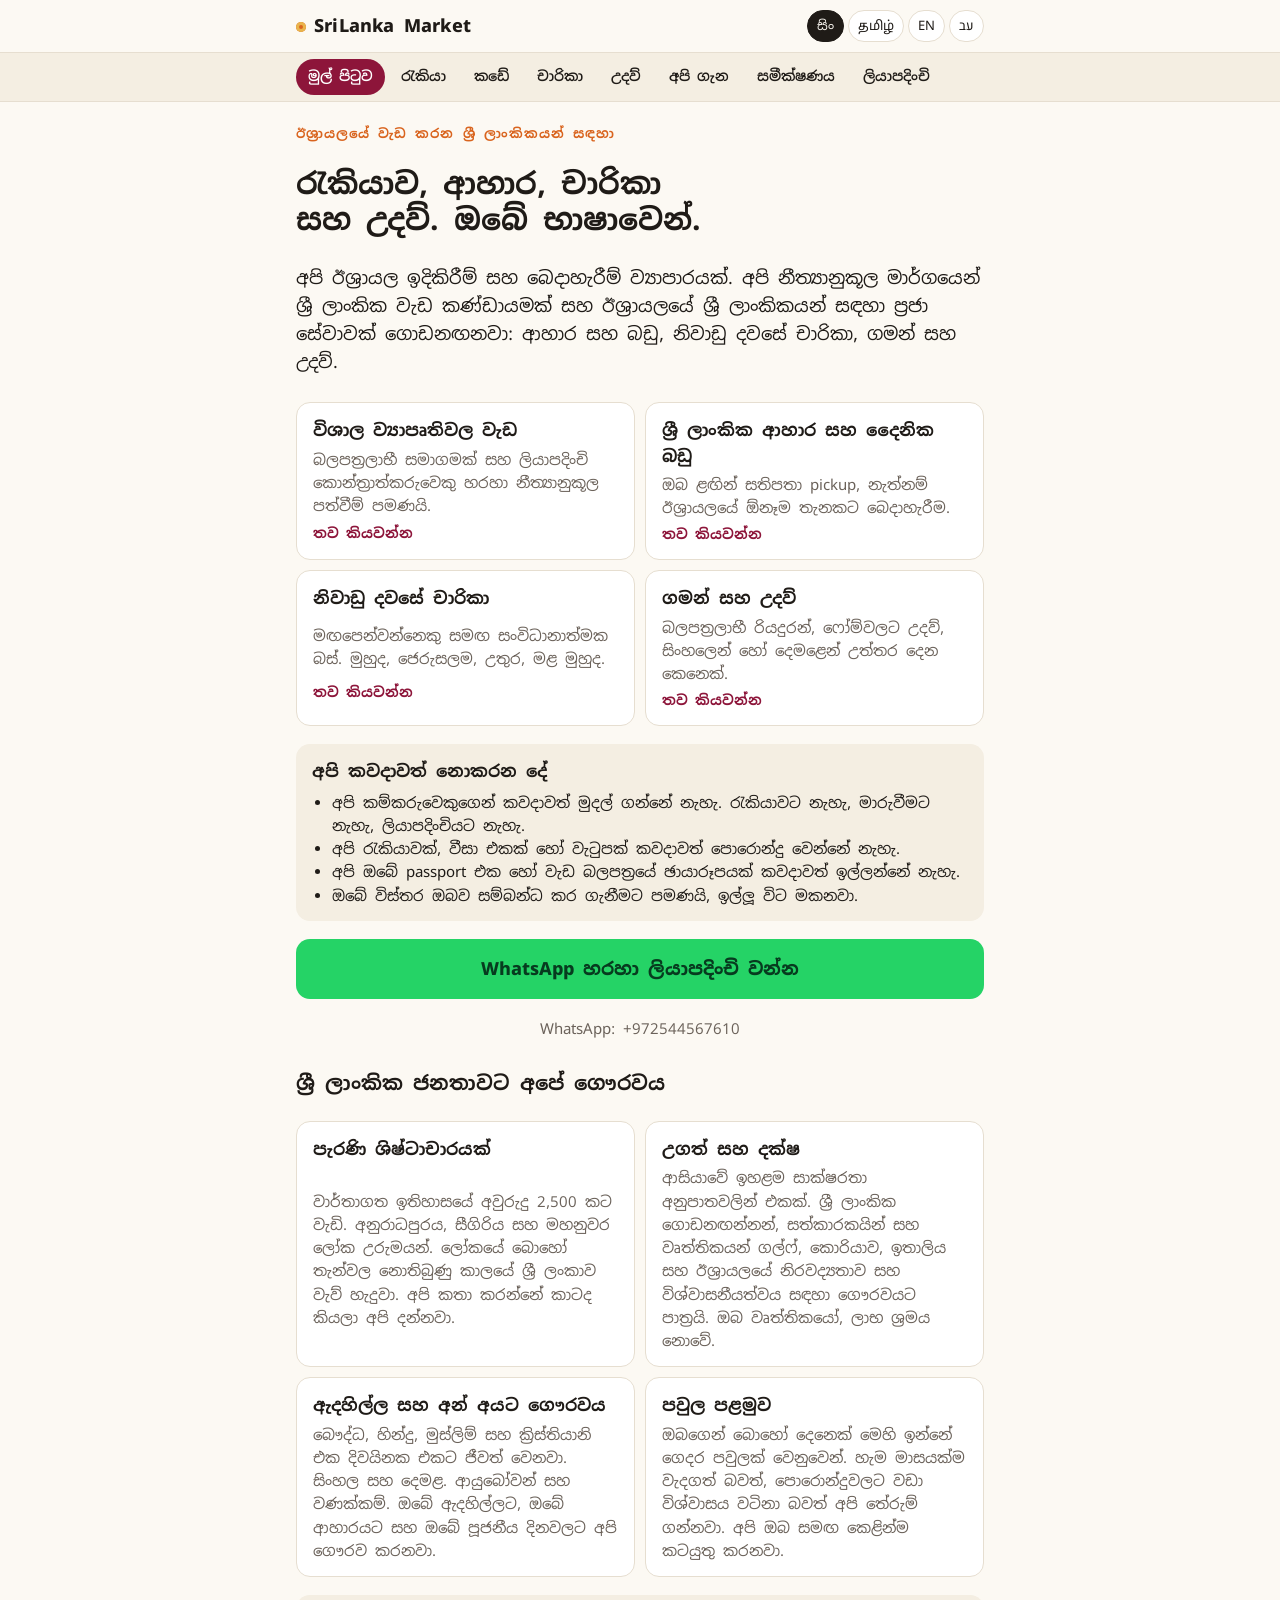
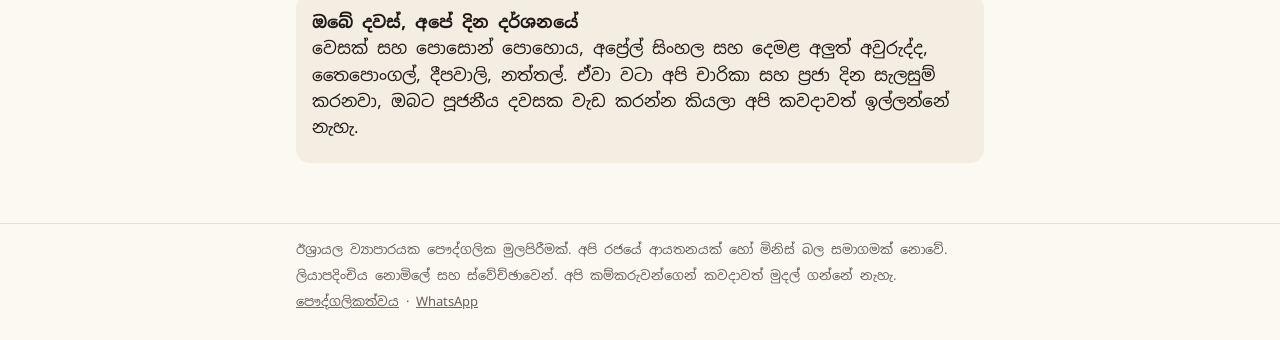
<file: index.html>
<!doctype html>
<html lang="si">
<head>
<meta charset="utf-8">
<meta name="viewport" content="width=device-width,initial-scale=1,viewport-fit=cover">
<title>SriLanka Market</title>
<meta name="description" content="Work, food, trips and help for Sri Lankans in Israel, in Sinhala, Tamil, English and Hebrew. Free registration on WhatsApp.">
<meta name="robots" content="index,follow">
<meta property="og:title" content="SriLanka Market">
<meta property="og:description" content="Legal construction work, Sri Lankan food, day-off trips and help in your language. We never take money from workers.">
<link rel="preconnect" href="https://fonts.googleapis.com"><link rel="preconnect" href="https://fonts.gstatic.com" crossorigin>
<link rel="stylesheet" href="https://fonts.googleapis.com/css2?family=Noto+Sans+Sinhala:wght@400;600;800&family=Noto+Sans+Tamil:wght@400;600;800&family=Heebo:wght@400;600;800&display=swap">
<link rel="stylesheet" href="assets/site.css">
</head>
<body>
<header class="top"><div class="wrap">
  <a class="brand" data-internal="index.html" href="index.html"><i></i><span data-i18n="brand"></span></a>
  <div class="lang" role="group" aria-label="Language"><button type="button" data-lang="si">සිං</button><button type="button" data-lang="ta">தமிழ்</button><button type="button" data-lang="en">EN</button><button type="button" data-lang="he">עב</button></div>
</div></header>
<nav class="menu"><div class="wrap"><a data-internal="index.html" href="index.html" data-i18n="nav_home" aria-current="page"></a><a data-internal="work.html" href="work.html" data-i18n="nav_work"></a><a data-internal="shop.html" href="shop.html" data-i18n="nav_shop"></a><a data-internal="trips.html" href="trips.html" data-i18n="nav_trips"></a><a data-internal="services.html" href="services.html" data-i18n="nav_services"></a><a data-internal="about.html" href="about.html" data-i18n="nav_about"></a><a data-internal="survey.html" href="survey.html" data-i18n="nav_survey"></a><a data-internal="register.html" href="register.html" data-i18n="nav_register"></a></div></nav>
<main><div class="wrap">
    <div class="eyebrow" data-i18n="h_eyebrow"></div>
    <h1 data-i18n="h_title"></h1>
    <p class="lead" data-i18n="h_lead"></p>
    <div class="cards two">
      <div class="card"><b data-i18n="h_work_t"></b><p data-i18n="h_work_p"></p><a class="more" data-internal="work.html" href="work.html" data-i18n="more"></a></div>
      <div class="card"><b data-i18n="h_shop_t"></b><p data-i18n="h_shop_p"></p><a class="more" data-internal="shop.html" href="shop.html" data-i18n="more"></a></div>
      <div class="card"><b data-i18n="h_trips_t"></b><p data-i18n="h_trips_p"></p><a class="more" data-internal="trips.html" href="trips.html" data-i18n="more"></a></div>
      <div class="card"><b data-i18n="h_serv_t"></b><p data-i18n="h_serv_p"></p><a class="more" data-internal="services.html" href="services.html" data-i18n="more"></a></div>
    </div>
    <div class="band"><b data-i18n="h_trust_t"></b><ul><li data-i18n="h_trust1"></li><li data-i18n="h_trust2"></li><li data-i18n="h_trust3"></li><li data-i18n="h_trust4"></li></ul></div>
    <a class="cta" data-internal="register.html" href="register.html" data-i18n="h_cta"></a>
    <div class="num" data-num></div>
    <h2 data-i18n="resp_t"></h2>
    <div class="cards two">
      <div class="card"><b data-i18n="resp_1t"></b><p data-i18n="resp_1p"></p></div>
      <div class="card"><b data-i18n="resp_2t"></b><p data-i18n="resp_2p"></p></div>
      <div class="card"><b data-i18n="resp_3t"></b><p data-i18n="resp_3p"></p></div>
      <div class="card"><b data-i18n="resp_4t"></b><p data-i18n="resp_4p"></p></div>
    </div>
    <div class="band"><b data-i18n="resp_fest_t"></b><p data-i18n="resp_fest"></p></div>
</div></main>
<footer><div class="wrap"><div data-i18n="foot1"></div><div data-i18n="foot2"></div><div><a data-internal="privacy.html" href="privacy.html" data-i18n="foot_privacy"></a> &middot; <a data-wa href="#" target="_blank" rel="noopener">WhatsApp</a></div></div></footer>
<script src="assets/site.js"></script>
</body>
</html>
</file>
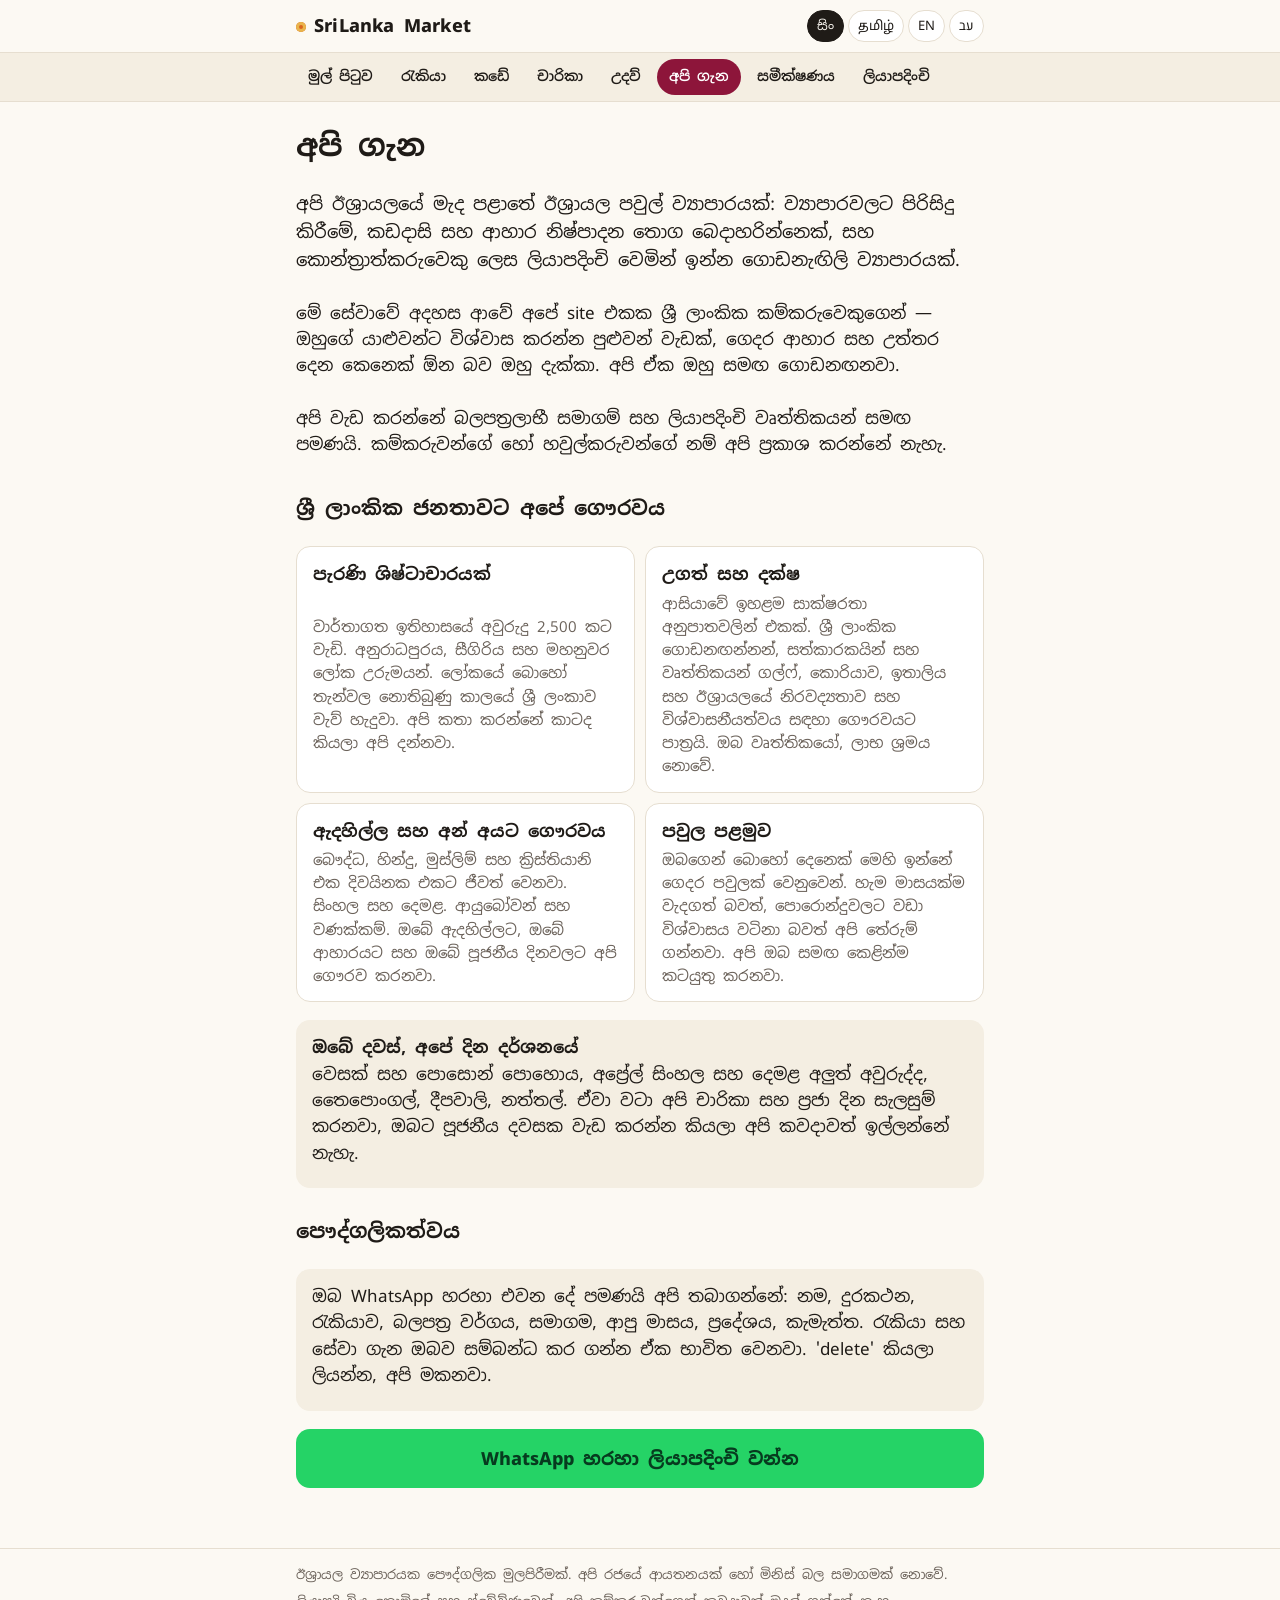
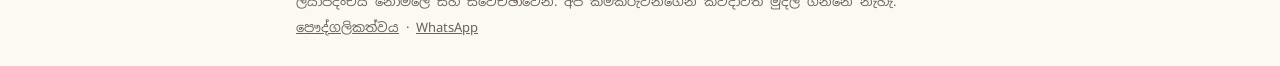
<file: about.html>
<!doctype html>
<html lang="si">
<head>
<meta charset="utf-8">
<meta name="viewport" content="width=device-width,initial-scale=1,viewport-fit=cover">
<title>About - SriLanka Market</title>
<meta name="description" content="Work, food, trips and help for Sri Lankans in Israel, in Sinhala, Tamil, English and Hebrew. Free registration on WhatsApp.">
<meta name="robots" content="index,follow">
<meta property="og:title" content="About - SriLanka Market">
<meta property="og:description" content="Legal construction work, Sri Lankan food, day-off trips and help in your language. We never take money from workers.">
<link rel="preconnect" href="https://fonts.googleapis.com"><link rel="preconnect" href="https://fonts.gstatic.com" crossorigin>
<link rel="stylesheet" href="https://fonts.googleapis.com/css2?family=Noto+Sans+Sinhala:wght@400;600;800&family=Noto+Sans+Tamil:wght@400;600;800&family=Heebo:wght@400;600;800&display=swap">
<link rel="stylesheet" href="assets/site.css">
</head>
<body>
<header class="top"><div class="wrap">
  <a class="brand" data-internal="index.html" href="index.html"><i></i><span data-i18n="brand"></span></a>
  <div class="lang" role="group" aria-label="Language"><button type="button" data-lang="si">සිං</button><button type="button" data-lang="ta">தமிழ்</button><button type="button" data-lang="en">EN</button><button type="button" data-lang="he">עב</button></div>
</div></header>
<nav class="menu"><div class="wrap"><a data-internal="index.html" href="index.html" data-i18n="nav_home"></a><a data-internal="work.html" href="work.html" data-i18n="nav_work"></a><a data-internal="shop.html" href="shop.html" data-i18n="nav_shop"></a><a data-internal="trips.html" href="trips.html" data-i18n="nav_trips"></a><a data-internal="services.html" href="services.html" data-i18n="nav_services"></a><a data-internal="about.html" href="about.html" data-i18n="nav_about" aria-current="page"></a><a data-internal="survey.html" href="survey.html" data-i18n="nav_survey"></a><a data-internal="register.html" href="register.html" data-i18n="nav_register"></a></div></nav>
<main><div class="wrap">
    <h1 data-i18n="a_title"></h1><p class="lead" data-i18n="a_p1"></p><p data-i18n="a_p2"></p><p data-i18n="a_p3"></p>
    <h2 data-i18n="resp_t"></h2>
    <div class="cards two">
      <div class="card"><b data-i18n="resp_1t"></b><p data-i18n="resp_1p"></p></div>
      <div class="card"><b data-i18n="resp_2t"></b><p data-i18n="resp_2p"></p></div>
      <div class="card"><b data-i18n="resp_3t"></b><p data-i18n="resp_3p"></p></div>
      <div class="card"><b data-i18n="resp_4t"></b><p data-i18n="resp_4p"></p></div>
    </div>
    <div class="band"><b data-i18n="resp_fest_t"></b><p data-i18n="resp_fest"></p></div>
    <h2 data-i18n="a_priv_t"></h2><div class="band"><p data-i18n="a_priv"></p></div>
    <a class="cta" data-internal="register.html" href="register.html" data-i18n="h_cta"></a>
</div></main>
<footer><div class="wrap"><div data-i18n="foot1"></div><div data-i18n="foot2"></div><div><a data-internal="privacy.html" href="privacy.html" data-i18n="foot_privacy"></a> &middot; <a data-wa href="#" target="_blank" rel="noopener">WhatsApp</a></div></div></footer>
<script src="assets/site.js"></script>
</body>
</html>
</file>
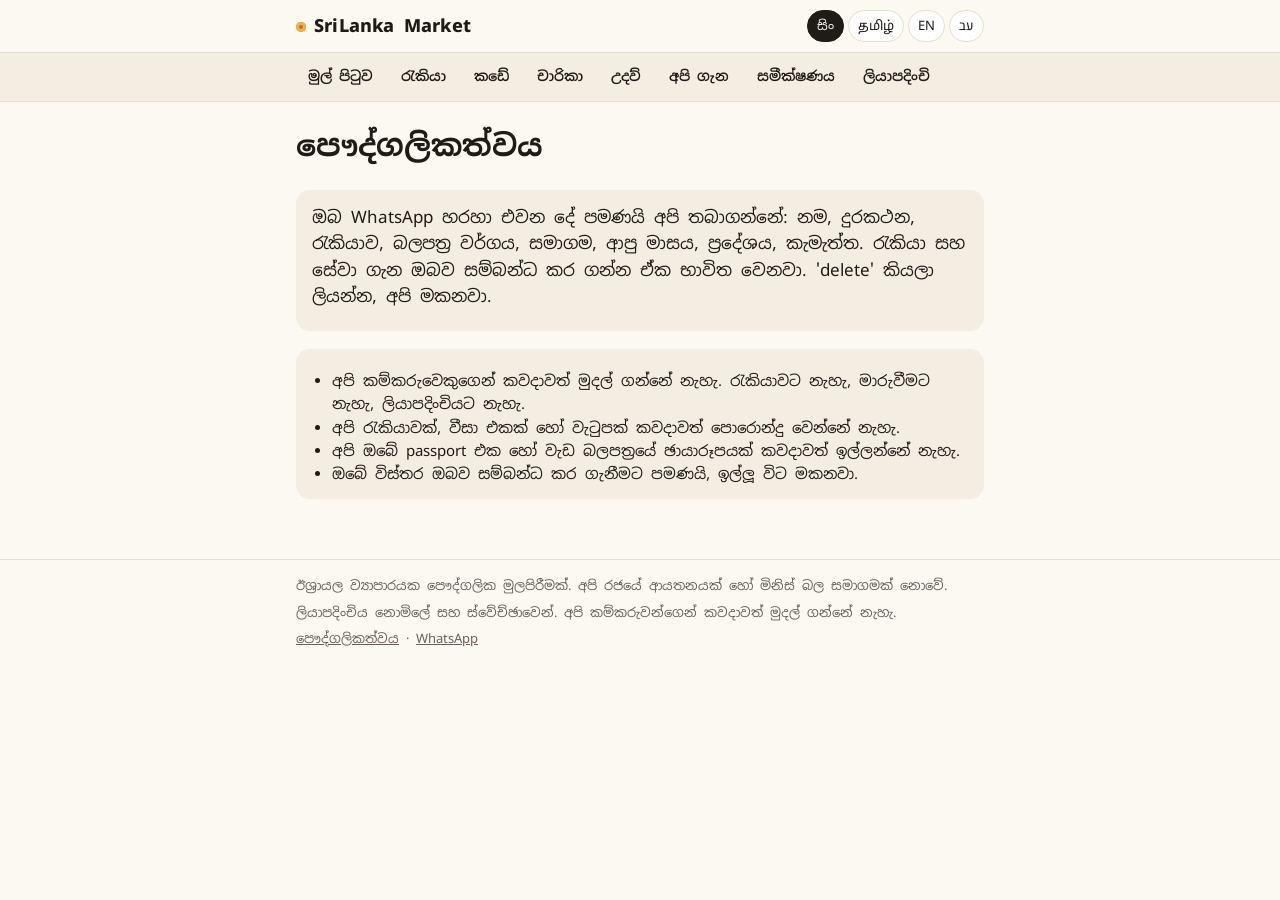
<file: privacy.html>
<!doctype html>
<html lang="si">
<head>
<meta charset="utf-8">
<meta name="viewport" content="width=device-width,initial-scale=1,viewport-fit=cover">
<title>Privacy - SriLanka Market</title>
<meta name="description" content="Work, food, trips and help for Sri Lankans in Israel, in Sinhala, Tamil, English and Hebrew. Free registration on WhatsApp.">
<meta name="robots" content="index,follow">
<meta property="og:title" content="Privacy - SriLanka Market">
<meta property="og:description" content="Legal construction work, Sri Lankan food, day-off trips and help in your language. We never take money from workers.">
<link rel="preconnect" href="https://fonts.googleapis.com"><link rel="preconnect" href="https://fonts.gstatic.com" crossorigin>
<link rel="stylesheet" href="https://fonts.googleapis.com/css2?family=Noto+Sans+Sinhala:wght@400;600;800&family=Noto+Sans+Tamil:wght@400;600;800&family=Heebo:wght@400;600;800&display=swap">
<link rel="stylesheet" href="assets/site.css">
</head>
<body>
<header class="top"><div class="wrap">
  <a class="brand" data-internal="index.html" href="index.html"><i></i><span data-i18n="brand"></span></a>
  <div class="lang" role="group" aria-label="Language"><button type="button" data-lang="si">සිං</button><button type="button" data-lang="ta">தமிழ்</button><button type="button" data-lang="en">EN</button><button type="button" data-lang="he">עב</button></div>
</div></header>
<nav class="menu"><div class="wrap"><a data-internal="index.html" href="index.html" data-i18n="nav_home"></a><a data-internal="work.html" href="work.html" data-i18n="nav_work"></a><a data-internal="shop.html" href="shop.html" data-i18n="nav_shop"></a><a data-internal="trips.html" href="trips.html" data-i18n="nav_trips"></a><a data-internal="services.html" href="services.html" data-i18n="nav_services"></a><a data-internal="about.html" href="about.html" data-i18n="nav_about"></a><a data-internal="survey.html" href="survey.html" data-i18n="nav_survey"></a><a data-internal="register.html" href="register.html" data-i18n="nav_register"></a></div></nav>
<main><div class="wrap">
    <h1 data-i18n="a_priv_t"></h1><div class="band"><p data-i18n="a_priv"></p></div>
    <div class="band"><ul><li data-i18n="h_trust1"></li><li data-i18n="h_trust2"></li><li data-i18n="h_trust3"></li><li data-i18n="h_trust4"></li></ul></div>
</div></main>
<footer><div class="wrap"><div data-i18n="foot1"></div><div data-i18n="foot2"></div><div><a data-internal="privacy.html" href="privacy.html" data-i18n="foot_privacy"></a> &middot; <a data-wa href="#" target="_blank" rel="noopener">WhatsApp</a></div></div></footer>
<script src="assets/site.js"></script>
</body>
</html>
</file>
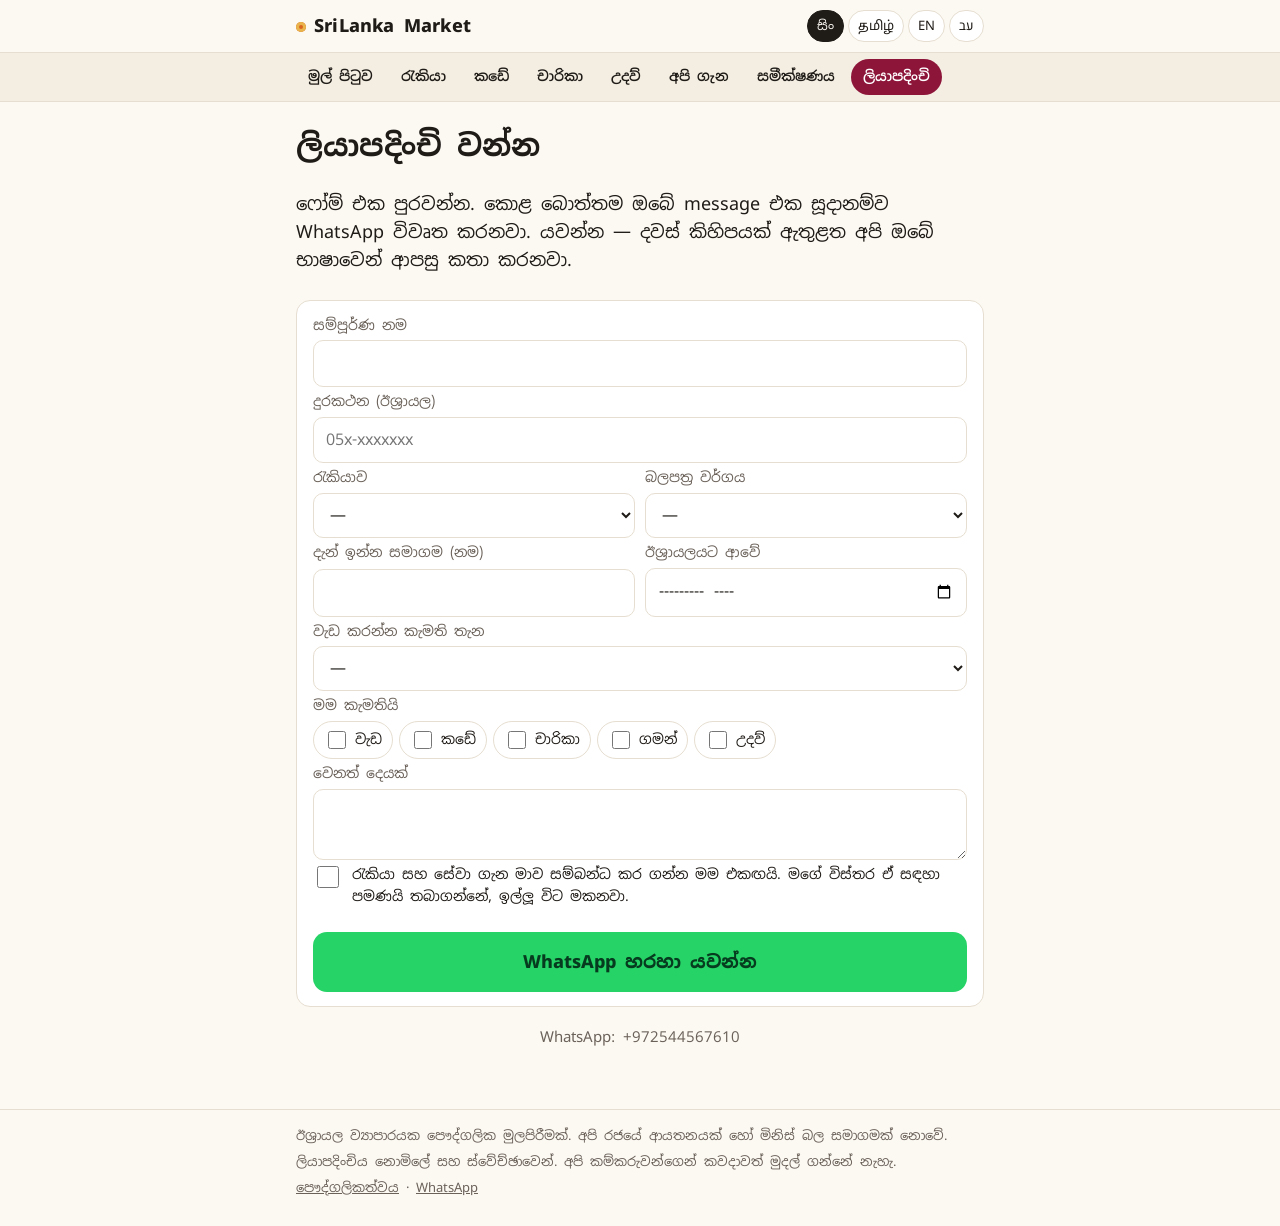
<file: register.html>
<!doctype html>
<html lang="si">
<head>
<meta charset="utf-8">
<meta name="viewport" content="width=device-width,initial-scale=1,viewport-fit=cover">
<title>Register - SriLanka Market</title>
<meta name="description" content="Work, food, trips and help for Sri Lankans in Israel, in Sinhala, Tamil, English and Hebrew. Free registration on WhatsApp.">
<meta name="robots" content="index,follow">
<meta property="og:title" content="Register - SriLanka Market">
<meta property="og:description" content="Legal construction work, Sri Lankan food, day-off trips and help in your language. We never take money from workers.">
<link rel="preconnect" href="https://fonts.googleapis.com"><link rel="preconnect" href="https://fonts.gstatic.com" crossorigin>
<link rel="stylesheet" href="https://fonts.googleapis.com/css2?family=Noto+Sans+Sinhala:wght@400;600;800&family=Noto+Sans+Tamil:wght@400;600;800&family=Heebo:wght@400;600;800&display=swap">
<link rel="stylesheet" href="assets/site.css">
</head>
<body>
<header class="top"><div class="wrap">
  <a class="brand" data-internal="index.html" href="index.html"><i></i><span data-i18n="brand"></span></a>
  <div class="lang" role="group" aria-label="Language"><button type="button" data-lang="si">සිං</button><button type="button" data-lang="ta">தமிழ்</button><button type="button" data-lang="en">EN</button><button type="button" data-lang="he">עב</button></div>
</div></header>
<nav class="menu"><div class="wrap"><a data-internal="index.html" href="index.html" data-i18n="nav_home"></a><a data-internal="work.html" href="work.html" data-i18n="nav_work"></a><a data-internal="shop.html" href="shop.html" data-i18n="nav_shop"></a><a data-internal="trips.html" href="trips.html" data-i18n="nav_trips"></a><a data-internal="services.html" href="services.html" data-i18n="nav_services"></a><a data-internal="about.html" href="about.html" data-i18n="nav_about"></a><a data-internal="survey.html" href="survey.html" data-i18n="nav_survey"></a><a data-internal="register.html" href="register.html" data-i18n="nav_register" aria-current="page"></a></div></nav>
<main><div class="wrap">
    <h1 data-i18n="r_title"></h1><p class="lead" data-i18n="r_lead"></p>
    <form id="reg" class="card" autocomplete="on">
      <label><span data-i18n="r_name"></span><input id="r-name" required maxlength="120" autocomplete="name"></label>
      <label><span data-i18n="r_phone"></span><input id="r-phone" type="tel" inputmode="tel" maxlength="20" placeholder="05x-xxxxxxx" autocomplete="tel"></label>
      <div class="row"><label><span data-i18n="r_trade"></span><select id="r-trade"></select></label><label><span data-i18n="r_permit"></span><select id="r-permit"></select></label></div>
      <div class="row"><label><span data-i18n="r_corp"></span><input id="r-corp" maxlength="120"></label><label><span data-i18n="r_arrived"></span><input id="r-arrived" type="month"></label></div>
      <label><span data-i18n="r_region"></span><select id="r-region"></select></label>
      <div><div style="font-size:14px;color:var(--muted);margin-bottom:4px" data-i18n="r_interests"></div><div class="checks" id="r-interests"></div></div>
      <label><span data-i18n="r_note"></span><textarea id="r-note" rows="2" maxlength="400"></textarea></label>
      <label class="consent"><input id="r-consent" type="checkbox"><span data-i18n="r_consent"></span></label>
      <div class="err" id="r-err" aria-live="polite"></div>
      <button class="cta" type="submit" data-i18n="r_btn"></button>
    </form>
    <div class="num" data-num></div>
</div></main>
<footer><div class="wrap"><div data-i18n="foot1"></div><div data-i18n="foot2"></div><div><a data-internal="privacy.html" href="privacy.html" data-i18n="foot_privacy"></a> &middot; <a data-wa href="#" target="_blank" rel="noopener">WhatsApp</a></div></div></footer>
<script src="assets/site.js"></script>
</body>
</html>
</file>
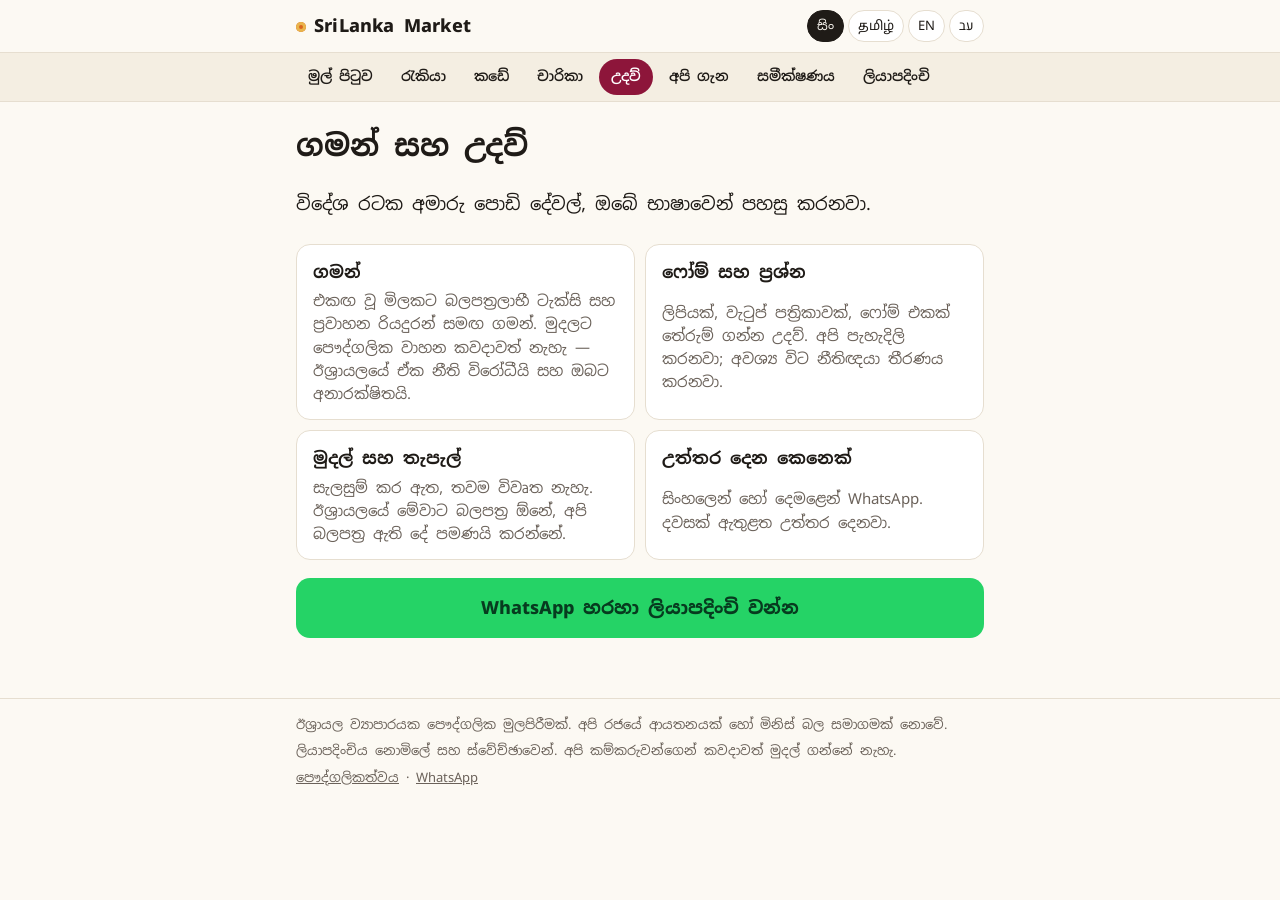
<file: services.html>
<!doctype html>
<html lang="si">
<head>
<meta charset="utf-8">
<meta name="viewport" content="width=device-width,initial-scale=1,viewport-fit=cover">
<title>Help - SriLanka Market</title>
<meta name="description" content="Work, food, trips and help for Sri Lankans in Israel, in Sinhala, Tamil, English and Hebrew. Free registration on WhatsApp.">
<meta name="robots" content="index,follow">
<meta property="og:title" content="Help - SriLanka Market">
<meta property="og:description" content="Legal construction work, Sri Lankan food, day-off trips and help in your language. We never take money from workers.">
<link rel="preconnect" href="https://fonts.googleapis.com"><link rel="preconnect" href="https://fonts.gstatic.com" crossorigin>
<link rel="stylesheet" href="https://fonts.googleapis.com/css2?family=Noto+Sans+Sinhala:wght@400;600;800&family=Noto+Sans+Tamil:wght@400;600;800&family=Heebo:wght@400;600;800&display=swap">
<link rel="stylesheet" href="assets/site.css">
</head>
<body>
<header class="top"><div class="wrap">
  <a class="brand" data-internal="index.html" href="index.html"><i></i><span data-i18n="brand"></span></a>
  <div class="lang" role="group" aria-label="Language"><button type="button" data-lang="si">සිං</button><button type="button" data-lang="ta">தமிழ்</button><button type="button" data-lang="en">EN</button><button type="button" data-lang="he">עב</button></div>
</div></header>
<nav class="menu"><div class="wrap"><a data-internal="index.html" href="index.html" data-i18n="nav_home"></a><a data-internal="work.html" href="work.html" data-i18n="nav_work"></a><a data-internal="shop.html" href="shop.html" data-i18n="nav_shop"></a><a data-internal="trips.html" href="trips.html" data-i18n="nav_trips"></a><a data-internal="services.html" href="services.html" data-i18n="nav_services" aria-current="page"></a><a data-internal="about.html" href="about.html" data-i18n="nav_about"></a><a data-internal="survey.html" href="survey.html" data-i18n="nav_survey"></a><a data-internal="register.html" href="register.html" data-i18n="nav_register"></a></div></nav>
<main><div class="wrap">
    <h1 data-i18n="v_title"></h1><p class="lead" data-i18n="v_lead"></p>
    <div class="cards two">
      <div class="card"><b data-i18n="v_1t"></b><p data-i18n="v_1p"></p></div><div class="card"><b data-i18n="v_2t"></b><p data-i18n="v_2p"></p></div>
      <div class="card"><b data-i18n="v_3t"></b><p data-i18n="v_3p"></p></div><div class="card"><b data-i18n="v_4t"></b><p data-i18n="v_4p"></p></div>
    </div>
    <a class="cta" data-internal="register.html" href="register.html" data-i18n="h_cta"></a>
</div></main>
<footer><div class="wrap"><div data-i18n="foot1"></div><div data-i18n="foot2"></div><div><a data-internal="privacy.html" href="privacy.html" data-i18n="foot_privacy"></a> &middot; <a data-wa href="#" target="_blank" rel="noopener">WhatsApp</a></div></div></footer>
<script src="assets/site.js"></script>
</body>
</html>
</file>
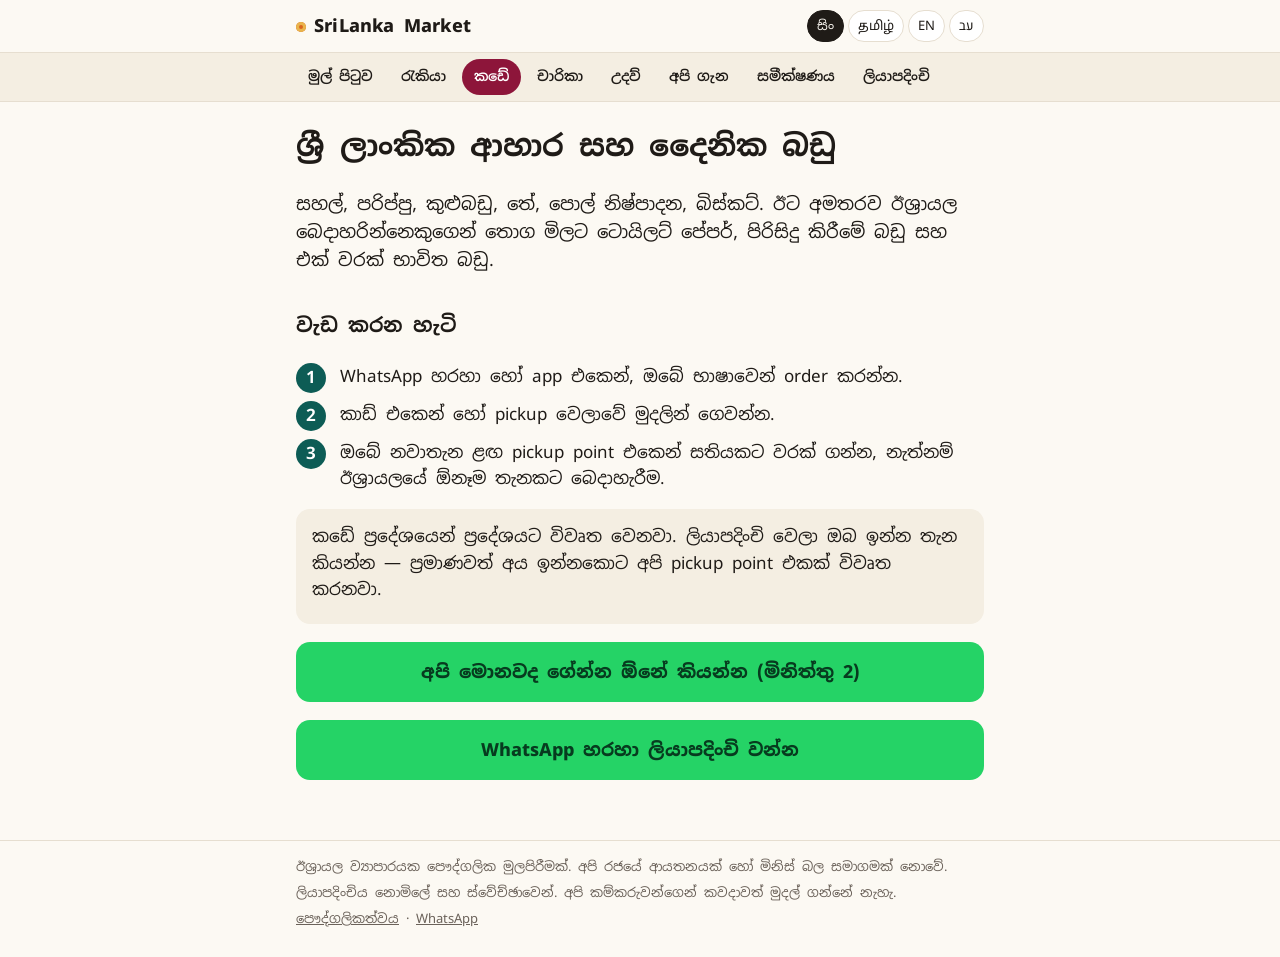
<file: shop.html>
<!doctype html>
<html lang="si">
<head>
<meta charset="utf-8">
<meta name="viewport" content="width=device-width,initial-scale=1,viewport-fit=cover">
<title>Shop - SriLanka Market</title>
<meta name="description" content="Work, food, trips and help for Sri Lankans in Israel, in Sinhala, Tamil, English and Hebrew. Free registration on WhatsApp.">
<meta name="robots" content="index,follow">
<meta property="og:title" content="Shop - SriLanka Market">
<meta property="og:description" content="Legal construction work, Sri Lankan food, day-off trips and help in your language. We never take money from workers.">
<link rel="preconnect" href="https://fonts.googleapis.com"><link rel="preconnect" href="https://fonts.gstatic.com" crossorigin>
<link rel="stylesheet" href="https://fonts.googleapis.com/css2?family=Noto+Sans+Sinhala:wght@400;600;800&family=Noto+Sans+Tamil:wght@400;600;800&family=Heebo:wght@400;600;800&display=swap">
<link rel="stylesheet" href="assets/site.css">
</head>
<body>
<header class="top"><div class="wrap">
  <a class="brand" data-internal="index.html" href="index.html"><i></i><span data-i18n="brand"></span></a>
  <div class="lang" role="group" aria-label="Language"><button type="button" data-lang="si">සිං</button><button type="button" data-lang="ta">தமிழ்</button><button type="button" data-lang="en">EN</button><button type="button" data-lang="he">עב</button></div>
</div></header>
<nav class="menu"><div class="wrap"><a data-internal="index.html" href="index.html" data-i18n="nav_home"></a><a data-internal="work.html" href="work.html" data-i18n="nav_work"></a><a data-internal="shop.html" href="shop.html" data-i18n="nav_shop" aria-current="page"></a><a data-internal="trips.html" href="trips.html" data-i18n="nav_trips"></a><a data-internal="services.html" href="services.html" data-i18n="nav_services"></a><a data-internal="about.html" href="about.html" data-i18n="nav_about"></a><a data-internal="survey.html" href="survey.html" data-i18n="nav_survey"></a><a data-internal="register.html" href="register.html" data-i18n="nav_register"></a></div></nav>
<main><div class="wrap">
    <h1 data-i18n="s_title"></h1><p class="lead" data-i18n="s_lead"></p>
    <h2 data-i18n="s_how_t"></h2>
    <div class="steps"><div class="step"><div data-i18n="s_h1"></div></div><div class="step"><div data-i18n="s_h2"></div></div><div class="step"><div data-i18n="s_h3"></div></div></div>
    <div id="live" hidden>
      <h2 data-i18n="s_points_t"></h2><div class="cards two" id="live-points"></div>
      <h2 data-i18n="s_items_t"></h2><div class="prod" id="live-items"></div>
      <a class="cta" id="live-order" href="#" data-i18n="s_order"></a>
    </div>
    <div class="band" id="live-soon"><p data-i18n="s_soon"></p></div>
    <a class="cta" data-internal="survey.html" href="survey.html" data-i18n="s_survey_cta"></a>
    <a class="cta" data-internal="register.html" href="register.html" data-i18n="h_cta"></a>
</div></main>
<footer><div class="wrap"><div data-i18n="foot1"></div><div data-i18n="foot2"></div><div><a data-internal="privacy.html" href="privacy.html" data-i18n="foot_privacy"></a> &middot; <a data-wa href="#" target="_blank" rel="noopener">WhatsApp</a></div></div></footer>
<script src="assets/site.js"></script>
</body>
</html>
</file>
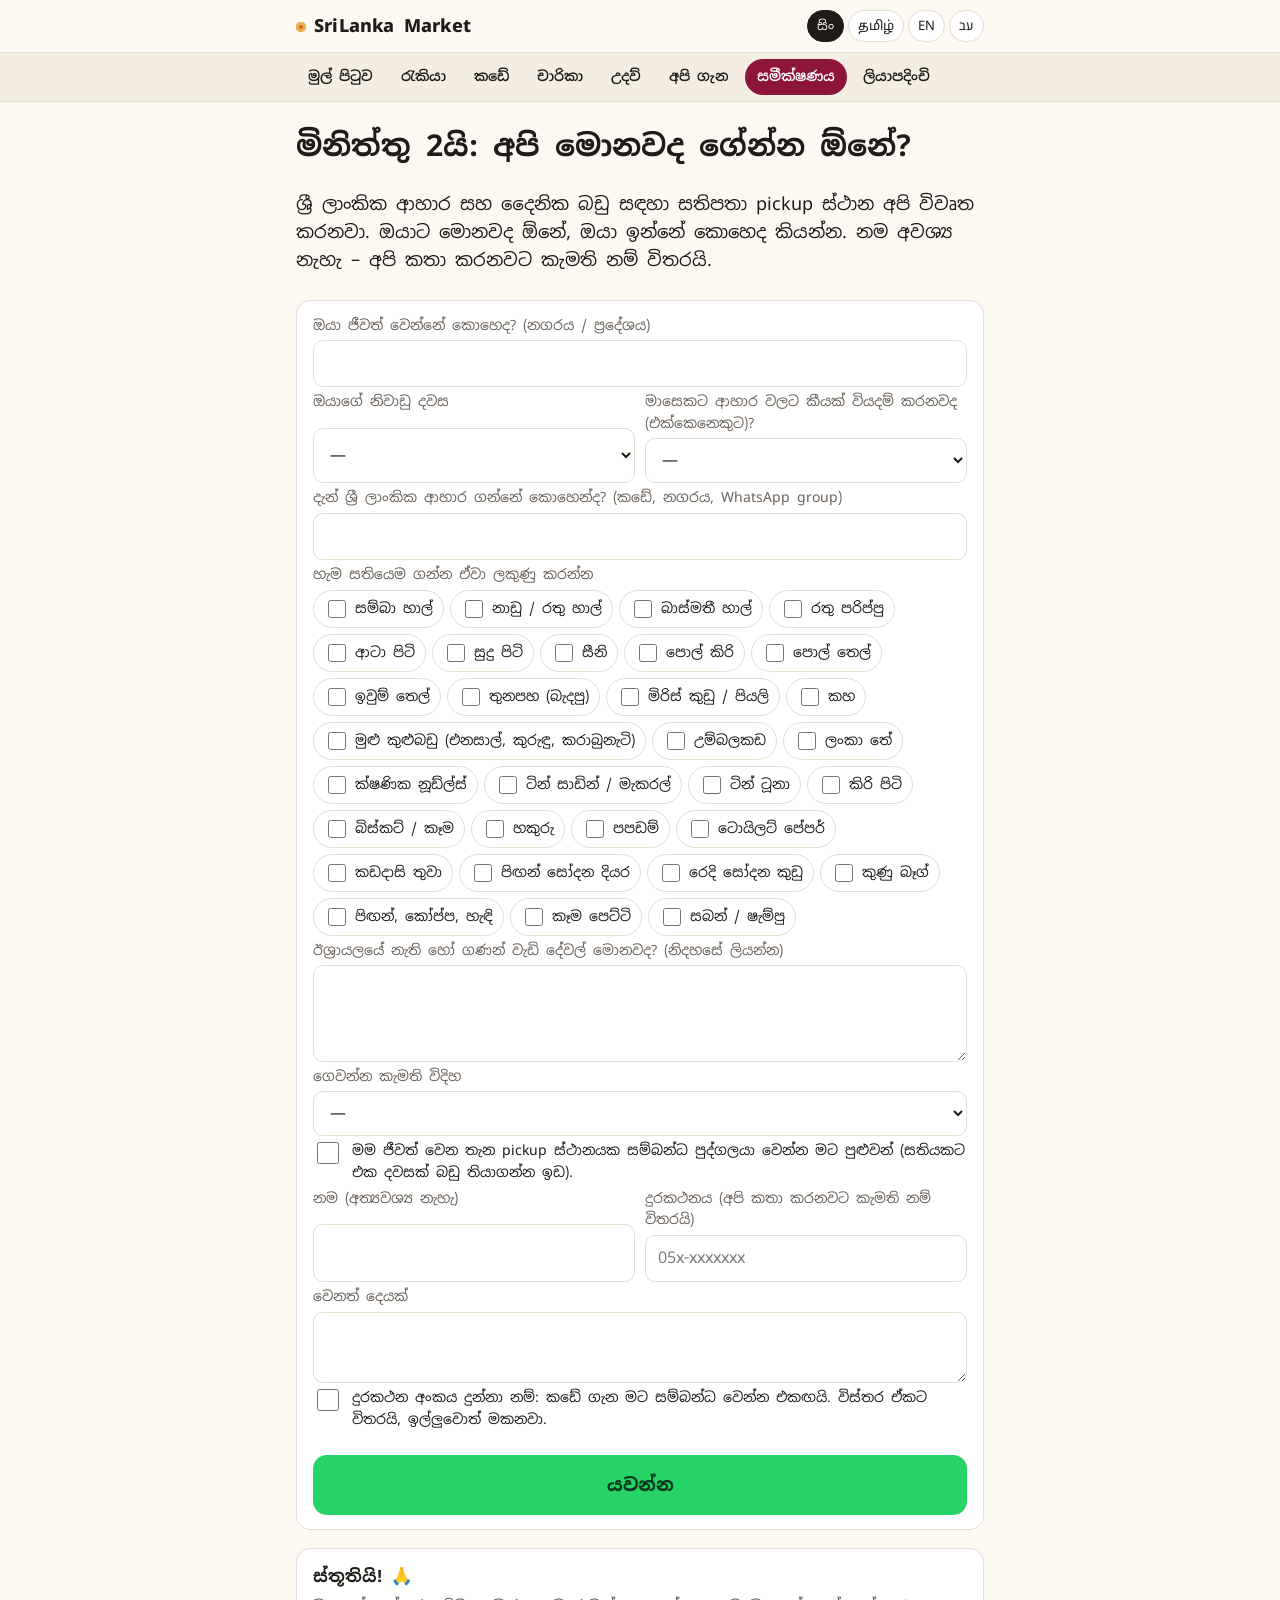
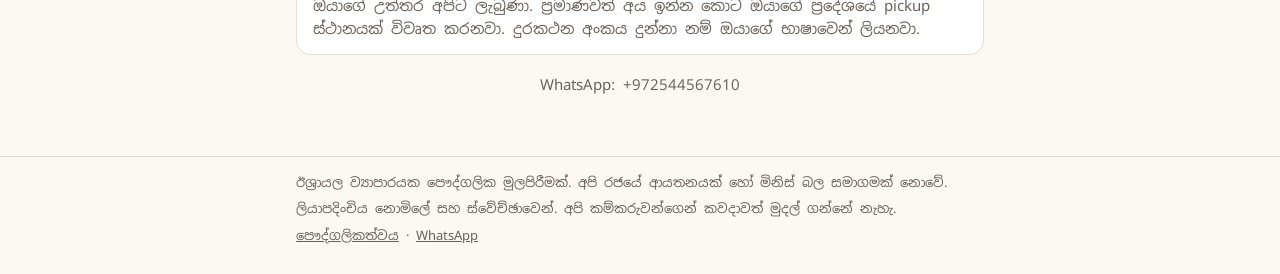
<file: survey.html>
<!doctype html>
<html lang="si">
<head>
<meta charset="utf-8">
<meta name="viewport" content="width=device-width,initial-scale=1,viewport-fit=cover">
<title>Survey - SriLanka Market</title>
<meta name="description" content="Work, food, trips and help for Sri Lankans in Israel, in Sinhala, Tamil, English and Hebrew. Free registration on WhatsApp.">
<meta name="robots" content="index,follow">
<meta property="og:title" content="Survey - SriLanka Market">
<meta property="og:description" content="Legal construction work, Sri Lankan food, day-off trips and help in your language. We never take money from workers.">
<link rel="preconnect" href="https://fonts.googleapis.com"><link rel="preconnect" href="https://fonts.gstatic.com" crossorigin>
<link rel="stylesheet" href="https://fonts.googleapis.com/css2?family=Noto+Sans+Sinhala:wght@400;600;800&family=Noto+Sans+Tamil:wght@400;600;800&family=Heebo:wght@400;600;800&display=swap">
<link rel="stylesheet" href="assets/site.css">
</head>
<body>
<header class="top"><div class="wrap">
  <a class="brand" data-internal="index.html" href="index.html"><i></i><span data-i18n="brand"></span></a>
  <div class="lang" role="group" aria-label="Language"><button type="button" data-lang="si">සිං</button><button type="button" data-lang="ta">தமிழ்</button><button type="button" data-lang="en">EN</button><button type="button" data-lang="he">עב</button></div>
</div></header>
<nav class="menu"><div class="wrap"><a data-internal="index.html" href="index.html" data-i18n="nav_home"></a><a data-internal="work.html" href="work.html" data-i18n="nav_work"></a><a data-internal="shop.html" href="shop.html" data-i18n="nav_shop"></a><a data-internal="trips.html" href="trips.html" data-i18n="nav_trips"></a><a data-internal="services.html" href="services.html" data-i18n="nav_services"></a><a data-internal="about.html" href="about.html" data-i18n="nav_about"></a><a data-internal="survey.html" href="survey.html" data-i18n="nav_survey" aria-current="page"></a><a data-internal="register.html" href="register.html" data-i18n="nav_register"></a></div></nav>
<main><div class="wrap">
    <h1 data-i18n="sv_title"></h1><p class="lead" data-i18n="sv_lead"></p>
    <form id="survey" class="card" autocomplete="on">
      <label><span data-i18n="sv_city"></span><input id="sv-city" maxlength="80"></label>
      <div class="row"><label><span data-i18n="sv_day"></span><select id="sv-day"></select></label><label><span data-i18n="sv_spend"></span><select id="sv-spend"></select></label></div>
      <label><span data-i18n="sv_buy"></span><input id="sv-buy" maxlength="160"></label>
      <div><div style="font-size:14px;color:var(--muted);margin-bottom:4px" data-i18n="sv_products"></div><div class="checks" id="sv-products"></div></div>
      <label><span data-i18n="sv_missing"></span><textarea id="sv-missing" rows="3" maxlength="600"></textarea></label>
      <label><span data-i18n="sv_pay"></span><select id="sv-pay"></select></label>
      <label class="consent"><input id="sv-host" type="checkbox"><span data-i18n="sv_host"></span></label>
      <div class="row"><label><span data-i18n="sv_name"></span><input id="sv-name" maxlength="120" autocomplete="name"></label><label><span data-i18n="sv_phone"></span><input id="sv-phone" type="tel" inputmode="tel" maxlength="20" placeholder="05x-xxxxxxx" autocomplete="tel"></label></div>
      <label><span data-i18n="sv_note"></span><textarea id="sv-note" rows="2" maxlength="400"></textarea></label>
      <label class="consent"><input id="sv-consent" type="checkbox"><span data-i18n="sv_consent"></span></label>
      <input id="sv-website" name="website" tabindex="-1" autocomplete="off" style="position:absolute;left:-9999px" aria-hidden="true">
      <div class="err" id="sv-err" aria-live="polite"></div>
      <button class="cta" type="submit" data-i18n="sv_btn"></button>
      <a id="sv-wa" class="more" href="#" target="_blank" rel="noopener" hidden data-i18n="sv_wa"></a>
    </form>
    <div class="card" id="sv-ok" hidden><b data-i18n="sv_ok_t"></b><p data-i18n="sv_ok"></p></div>
    <div class="num" data-num></div>
</div></main>
<footer><div class="wrap"><div data-i18n="foot1"></div><div data-i18n="foot2"></div><div><a data-internal="privacy.html" href="privacy.html" data-i18n="foot_privacy"></a> &middot; <a data-wa href="#" target="_blank" rel="noopener">WhatsApp</a></div></div></footer>
<script src="assets/site.js"></script>
</body>
</html>
</file>
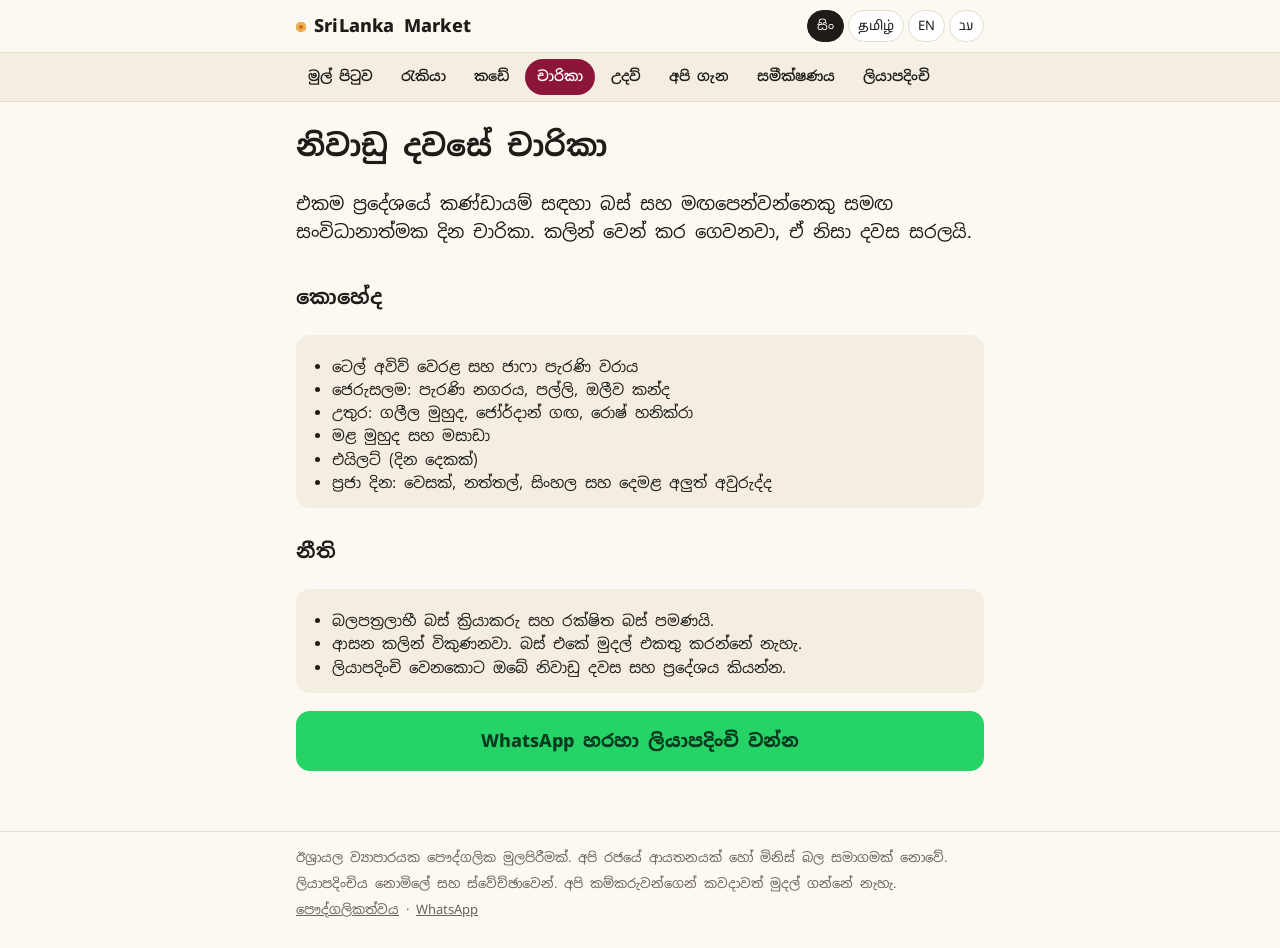
<file: trips.html>
<!doctype html>
<html lang="si">
<head>
<meta charset="utf-8">
<meta name="viewport" content="width=device-width,initial-scale=1,viewport-fit=cover">
<title>Trips - SriLanka Market</title>
<meta name="description" content="Work, food, trips and help for Sri Lankans in Israel, in Sinhala, Tamil, English and Hebrew. Free registration on WhatsApp.">
<meta name="robots" content="index,follow">
<meta property="og:title" content="Trips - SriLanka Market">
<meta property="og:description" content="Legal construction work, Sri Lankan food, day-off trips and help in your language. We never take money from workers.">
<link rel="preconnect" href="https://fonts.googleapis.com"><link rel="preconnect" href="https://fonts.gstatic.com" crossorigin>
<link rel="stylesheet" href="https://fonts.googleapis.com/css2?family=Noto+Sans+Sinhala:wght@400;600;800&family=Noto+Sans+Tamil:wght@400;600;800&family=Heebo:wght@400;600;800&display=swap">
<link rel="stylesheet" href="assets/site.css">
</head>
<body>
<header class="top"><div class="wrap">
  <a class="brand" data-internal="index.html" href="index.html"><i></i><span data-i18n="brand"></span></a>
  <div class="lang" role="group" aria-label="Language"><button type="button" data-lang="si">සිං</button><button type="button" data-lang="ta">தமிழ்</button><button type="button" data-lang="en">EN</button><button type="button" data-lang="he">עב</button></div>
</div></header>
<nav class="menu"><div class="wrap"><a data-internal="index.html" href="index.html" data-i18n="nav_home"></a><a data-internal="work.html" href="work.html" data-i18n="nav_work"></a><a data-internal="shop.html" href="shop.html" data-i18n="nav_shop"></a><a data-internal="trips.html" href="trips.html" data-i18n="nav_trips" aria-current="page"></a><a data-internal="services.html" href="services.html" data-i18n="nav_services"></a><a data-internal="about.html" href="about.html" data-i18n="nav_about"></a><a data-internal="survey.html" href="survey.html" data-i18n="nav_survey"></a><a data-internal="register.html" href="register.html" data-i18n="nav_register"></a></div></nav>
<main><div class="wrap">
    <h1 data-i18n="t_title"></h1><p class="lead" data-i18n="t_lead"></p>
    <h2 data-i18n="t_list_t"></h2>
    <div class="band"><ul><li data-i18n="t_l1"></li><li data-i18n="t_l2"></li><li data-i18n="t_l3"></li><li data-i18n="t_l4"></li><li data-i18n="t_l5"></li><li data-i18n="t_l6"></li></ul></div>
    <h2 data-i18n="t_rules_t"></h2>
    <div class="band"><ul><li data-i18n="t_r1"></li><li data-i18n="t_r2"></li><li data-i18n="t_r3"></li></ul></div>
    <a class="cta" data-internal="register.html" href="register.html" data-i18n="h_cta"></a>
</div></main>
<footer><div class="wrap"><div data-i18n="foot1"></div><div data-i18n="foot2"></div><div><a data-internal="privacy.html" href="privacy.html" data-i18n="foot_privacy"></a> &middot; <a data-wa href="#" target="_blank" rel="noopener">WhatsApp</a></div></div></footer>
<script src="assets/site.js"></script>
</body>
</html>
</file>
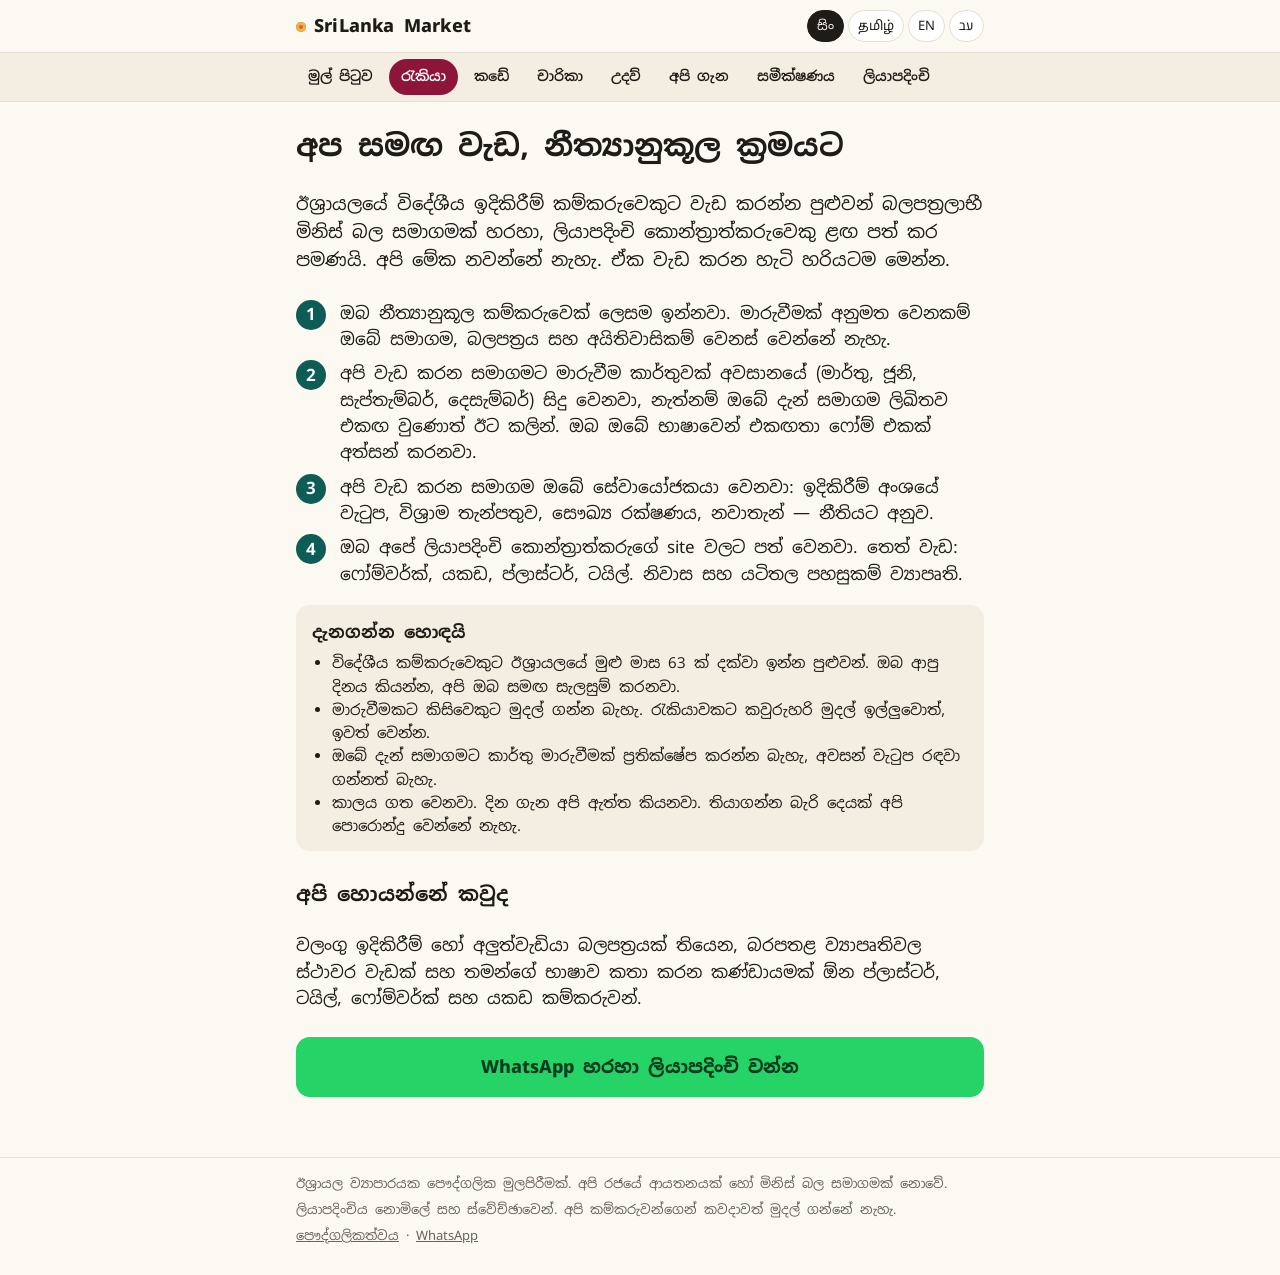
<file: work.html>
<!doctype html>
<html lang="si">
<head>
<meta charset="utf-8">
<meta name="viewport" content="width=device-width,initial-scale=1,viewport-fit=cover">
<title>Work - SriLanka Market</title>
<meta name="description" content="Work, food, trips and help for Sri Lankans in Israel, in Sinhala, Tamil, English and Hebrew. Free registration on WhatsApp.">
<meta name="robots" content="index,follow">
<meta property="og:title" content="Work - SriLanka Market">
<meta property="og:description" content="Legal construction work, Sri Lankan food, day-off trips and help in your language. We never take money from workers.">
<link rel="preconnect" href="https://fonts.googleapis.com"><link rel="preconnect" href="https://fonts.gstatic.com" crossorigin>
<link rel="stylesheet" href="https://fonts.googleapis.com/css2?family=Noto+Sans+Sinhala:wght@400;600;800&family=Noto+Sans+Tamil:wght@400;600;800&family=Heebo:wght@400;600;800&display=swap">
<link rel="stylesheet" href="assets/site.css">
</head>
<body>
<header class="top"><div class="wrap">
  <a class="brand" data-internal="index.html" href="index.html"><i></i><span data-i18n="brand"></span></a>
  <div class="lang" role="group" aria-label="Language"><button type="button" data-lang="si">සිං</button><button type="button" data-lang="ta">தமிழ்</button><button type="button" data-lang="en">EN</button><button type="button" data-lang="he">עב</button></div>
</div></header>
<nav class="menu"><div class="wrap"><a data-internal="index.html" href="index.html" data-i18n="nav_home"></a><a data-internal="work.html" href="work.html" data-i18n="nav_work" aria-current="page"></a><a data-internal="shop.html" href="shop.html" data-i18n="nav_shop"></a><a data-internal="trips.html" href="trips.html" data-i18n="nav_trips"></a><a data-internal="services.html" href="services.html" data-i18n="nav_services"></a><a data-internal="about.html" href="about.html" data-i18n="nav_about"></a><a data-internal="survey.html" href="survey.html" data-i18n="nav_survey"></a><a data-internal="register.html" href="register.html" data-i18n="nav_register"></a></div></nav>
<main><div class="wrap">
    <h1 data-i18n="w_title"></h1><p class="lead" data-i18n="w_lead"></p>
    <div class="steps"><div class="step"><div data-i18n="w_s1"></div></div><div class="step"><div data-i18n="w_s2"></div></div><div class="step"><div data-i18n="w_s3"></div></div><div class="step"><div data-i18n="w_s4"></div></div></div>
    <div class="band"><b data-i18n="w_facts_t"></b><ul><li data-i18n="w_f1"></li><li data-i18n="w_f2"></li><li data-i18n="w_f3"></li><li data-i18n="w_f4"></li></ul></div>
    <h2 data-i18n="w_who_t"></h2><p data-i18n="w_who"></p>
    <a class="cta" data-internal="register.html" href="register.html" data-i18n="h_cta"></a>
</div></main>
<footer><div class="wrap"><div data-i18n="foot1"></div><div data-i18n="foot2"></div><div><a data-internal="privacy.html" href="privacy.html" data-i18n="foot_privacy"></a> &middot; <a data-wa href="#" target="_blank" rel="noopener">WhatsApp</a></div></div></footer>
<script src="assets/site.js"></script>
</body>
</html>
</file>
<file: assets/site.css>
/* SriLanka Market — brochure site. Tokens first, everything derives from them. */
:root {
  --bg: #fcf9f3; --fg: #1f1b17; --muted: #6b625a; --card: #ffffff; --line: #e6ded0; --soft: #f4eee2;
  --maroon: #8d153a; --saffron: #d9641e; --green: #0d5c55; --gold: #e9b44c;
  --accent: var(--maroon); --accent-fg: #ffffff; --wa: #25d366; --wa-fg: #073b1f;
  --font: "Noto Sans Sinhala", "Noto Sans Tamil", "Heebo", system-ui, sans-serif;
  --font-he: "Heebo", system-ui, sans-serif;
}
@media (prefers-color-scheme: dark) { :root:not([data-theme="light"]) {
  --bg: #171412; --fg: #f2ede6; --muted: #ada79e; --card: #221e1a; --line: #3a332c; --soft: #2a2520;
  --maroon: #e26b8c; --saffron: #f0894a; --green: #4fbba8; --gold: #f0c66a; --accent-fg: #1a0a10; color-scheme: dark } }
:root[data-theme="dark"] {
  --bg: #171412; --fg: #f2ede6; --muted: #ada79e; --card: #221e1a; --line: #3a332c; --soft: #2a2520;
  --maroon: #e26b8c; --saffron: #f0894a; --green: #4fbba8; --gold: #f0c66a; --accent-fg: #1a0a10; color-scheme: dark }
* { box-sizing: border-box }
html { -webkit-text-size-adjust: 100% }
body { margin: 0; background: var(--bg); color: var(--fg); font-family: var(--font); font-size: 17px; line-height: 1.55 }
[dir="rtl"] body { font-family: var(--font-he) }
a { color: var(--maroon) }
.wrap { max-width: 720px; margin: 0 auto; padding-left: max(16px, env(safe-area-inset-left, 0px)); padding-right: max(16px, env(safe-area-inset-right, 0px)) }
/* header */
.top { border-bottom: 1px solid var(--line); background: var(--bg); position: sticky; top: 0; z-index: 5 }
.top .wrap { display: flex; align-items: center; justify-content: space-between; gap: 10px; padding-block: 10px }
.brand { font-weight: 800; font-size: 18px; text-decoration: none; color: var(--fg); letter-spacing: .2px; white-space: nowrap }
.brand i { display: inline-block; width: 10px; height: 10px; border-radius: 50%; background: var(--saffron); margin-inline-end: 8px; box-shadow: 0 0 0 3px var(--gold) inset }
.lang { display: flex; gap: 4px }
.lang button { border: 1px solid var(--line); background: var(--card); color: var(--fg); padding: 5px 9px; border-radius: 999px; font: inherit; font-size: 13px; cursor: pointer }
.lang button[aria-pressed="true"] { background: var(--fg); color: var(--bg); border-color: var(--fg) }
nav.menu { overflow-x: auto; border-bottom: 1px solid var(--line); background: var(--soft) }
nav.menu .wrap { display: flex; gap: 4px; padding-block: 6px }
nav.menu a { white-space: nowrap; text-decoration: none; color: var(--fg); padding: 7px 12px; border-radius: 999px; font-size: 14px; font-weight: 600 }
nav.menu a[aria-current="page"] { background: var(--maroon); color: var(--accent-fg) }
/* content */
main .wrap { padding-block: 22px 40px; display: grid; gap: 18px }
.eyebrow { font-size: 13px; letter-spacing: .08em; text-transform: uppercase; color: var(--saffron); font-weight: 700 }
h1 { font-size: 30px; line-height: 1.2; margin: 4px 0 8px; text-wrap: balance }
h2 { font-size: 20px; margin: 10px 0 4px; text-wrap: balance }
p { margin: 0 0 8px } .lead { font-size: 18px }
.cards { display: grid; gap: 10px } @media (min-width: 560px) { .cards.two { grid-template-columns: 1fr 1fr } }
.card { background: var(--card); border: 1px solid var(--line); border-radius: 14px; padding: 14px 16px; display: grid; gap: 4px; min-width: 0 }
.card b { font-size: 17px } .card p { margin: 0; color: var(--muted); font-size: 15px }
.card a.more { font-size: 14px; font-weight: 700; text-decoration: none }
.band { background: var(--soft); border-radius: 14px; padding: 14px 16px } .band ul, .band ol { margin: 6px 0 0; padding-inline-start: 20px; font-size: 15px }
.steps { counter-reset: s; display: grid; gap: 8px } .step { display: grid; grid-template-columns: 34px 1fr; gap: 10px; align-items: start } .step::before { counter-increment: s; content: counter(s); width: 30px; height: 30px; border-radius: 50%; background: var(--green); color: #fff; display: grid; place-items: center; font-weight: 700 }
.cta { display: block; width: 100%; padding: 16px; border-radius: 14px; background: var(--wa); color: var(--wa-fg); font: inherit; font-weight: 800; font-size: 18px; text-align: center; text-decoration: none; border: 0; cursor: pointer }
.cta.sec { background: var(--maroon); color: var(--accent-fg) }
.cta:focus-visible, button:focus-visible, input:focus, select:focus { outline: 3px solid var(--gold); outline-offset: 2px }
/* form */
form { display: grid; gap: 12px } label { display: grid; gap: 4px; font-size: 14px; color: var(--muted) }
input, select, textarea { font: inherit; font-size: 16px; padding: 10px 12px; border: 1px solid var(--line); border-radius: 10px; background: var(--card); color: var(--fg); width: 100%; min-width: 0 }
.row { display: grid; grid-template-columns: 1fr 1fr; gap: 10px } @media (max-width: 440px) { .row { grid-template-columns: 1fr } }
.checks { display: flex; flex-wrap: wrap; gap: 6px } .checks label { flex-direction: row; display: flex; align-items: center; gap: 6px; border: 1px solid var(--line); border-radius: 999px; padding: 6px 10px; color: var(--fg) } .checks input { width: 18px; height: 18px; padding: 0 }
.consent { display: flex; gap: 10px; align-items: flex-start; font-size: 14px; color: var(--fg) } .consent input { width: 22px; height: 22px; margin-top: 2px; flex: none }
.err { color: var(--maroon); font-size: 14px; font-weight: 600; min-height: 1.2em }
.num { text-align: center; font-size: 15px; color: var(--muted); user-select: all }
footer { border-top: 1px solid var(--line); margin-top: 20px } footer .wrap { padding-block: 16px 28px; font-size: 13px; color: var(--muted); display: grid; gap: 6px }
footer a { color: var(--muted) }
@media (prefers-reduced-motion: no-preference) { .cta { transition: transform .08s } .cta:active { transform: scale(.985) } }

.prod{display:grid;grid-template-columns:repeat(auto-fill,minmax(150px,1fr));gap:12px}
.prod .card p{margin:4px 0 0;font-weight:700}
</file>
